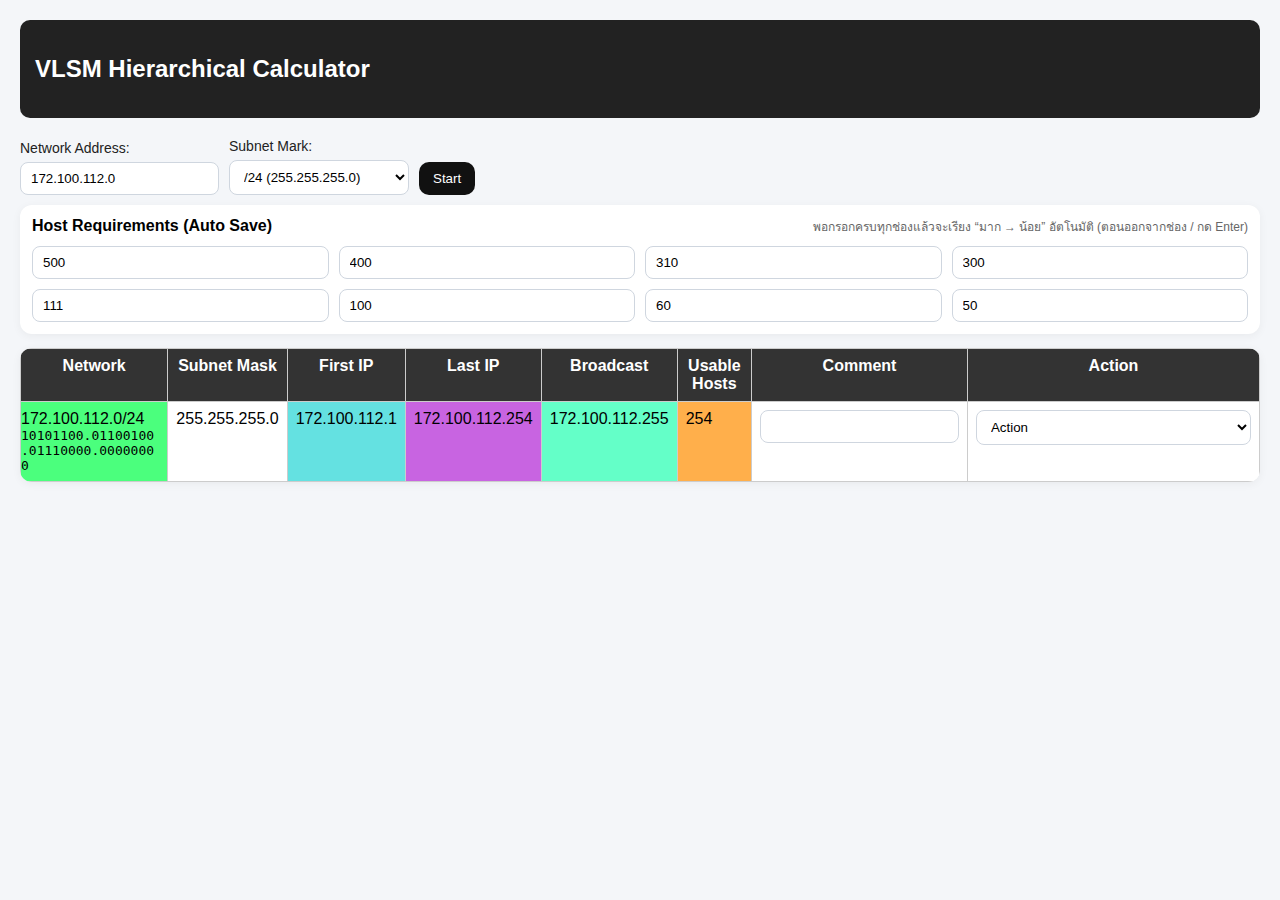
<file: data.html>
<!DOCTYPE html>
<html lang="th">
<head>
<meta charset="UTF-8" />
<meta name="viewport" content="width=device-width, initial-scale=1.0" />
<title>VLSM Hierarchical Calculator</title>

<style>
:root{ --pad: 20px; }
*{ box-sizing:border-box; }

body{
  font-family:Arial;
  background:#f4f6f9;
  padding:var(--pad);
  margin:0;
}

.header{
  background:#222;
  color:white;
  padding:15px;
  margin-bottom:20px;
  border-radius:10px;
}

/* ===== FORM LAYOUT ===== */
.controls{
  display:flex;
  flex-wrap:wrap;
  gap:10px;
  align-items:end;
  margin-bottom:10px;
}
.controls .field{
  display:flex;
  flex-direction:column;
  gap:6px;
  min-width:180px;
}
.controls label{
  font-size:14px;
  color:#222;
}
input, select{
  padding:8px 10px;
  margin:0;
  border:1px solid #cfd6df;
  border-radius:8px;
  outline:none;
  background:white;
}
button{
  padding:9px 14px;
  border:none;
  border-radius:10px;
  background:#111;
  color:#fff;
  cursor:pointer;
  white-space:nowrap;
}
button:hover{ filter:brightness(1.05); }

.host-wrap{
  background:#fff;
  border-radius:12px;
  padding:12px;
  box-shadow: 0 2px 10px rgba(0,0,0,0.05);
  margin: 10px 0 14px;
}
.host-title{
  font-weight:bold;
  margin:0 0 10px;
  display:flex;
  align-items:center;
  justify-content:space-between;
  gap:10px;
}
.host-hint{
  font-size:12px;
  color:#666;
  font-weight:normal;
}
.host-grid{
  display:grid;
  grid-template-columns: repeat(4, 1fr);
  gap:10px;
}

/* ===== TABLE WRAPPER ===== */
.table-wrap{
  width:100%;
  overflow-x:auto;
  -webkit-overflow-scrolling:touch;
  border-radius:12px;
  box-shadow: 0 2px 10px rgba(0,0,0,0.05);
  background:white;
}

/* ===== TABLE ===== */
table{
  border-collapse:collapse;
  width:100%;
  min-width: 980px;
  margin-top:0;
}
th,td{
  border:1px solid #ccc;
  padding:8px;
  vertical-align:top;
}
th{
  background:#333;
  color:white;
  position:sticky;
  top:0;
  z-index:100;
}
tr:hover{ background:#ffeeba !important; }
tr:not(.reserved):hover td{ filter:brightness(0.95); }

/* ===== COLUMN COLORS (desktop) ===== */
td:nth-child(1){ background:rgb(75,255,125); }
td:nth-child(2){ background:white; }
td:nth-child(3){ background:rgb(100,225,225); }
td:nth-child(4){ background:rgb(200,100,225); }
td:nth-child(5){ background:rgb(100,255,200); }
td:nth-child(6){ background:rgb(255,175,75); }
td:nth-child(7){ background:white; }
td:nth-child(8){ background:white; }

/* ===== BINARY ===== */
.binary{
  font-family:Consolas, monospace;
  font-size:13px;
  word-break:break-word;
}
.bit-added{ color:red; font-weight:bold; }

/* ===== RESERVED ===== */
.reserved td,
.reserved td *,
.reserved .bit-added{
  background:#ff3b3b !important;
  color:white !important;
  font-weight:bold;
}

/* ===== RESPONSIVE (card/paragraph view) ===== */
@media (max-width: 768px){
  :root{ --pad: 12px; }

  .header{ padding:12px; }
  .header h2{ margin:0; font-size:18px; }

  .controls{ flex-direction:column; align-items:stretch; }
  .controls .field{ min-width:0; width:100%; }
  button{ width:100%; }

  .host-grid{ grid-template-columns: repeat(2, 1fr); }

  table{ min-width:0; }
  thead{ display:none; }

  tbody tr{
    display:block;
    margin:12px 10px;
    border:1px solid #d7dde6;
    border-radius:14px;
    overflow:hidden;
    box-shadow: 0 2px 10px rgba(0,0,0,0.05);
    background:#fff;
  }

  tbody td{
    display:flex;
    gap:10px;
    border:none;
    border-bottom:1px solid #eef1f5;
    padding:10px 12px;
    font-size:13px;
    background:#fff !important;
  }
  tbody td:last-child{ border-bottom:none; }

  tbody td::before{
    content: attr(data-label);
    flex:0 0 110px;
    font-weight:bold;
    color:#222;
    opacity:0.9;
  }

  tbody td input,
  tbody td select{ width:100%; }

  .binary{ font-size:12px; }

  tbody tr.reserved{ border-color:#ff3b3b; }
  tbody tr.reserved td{ background:#fff3f3 !important; }
  tbody tr.reserved td::before{ color:#b00000; }
}

@media (max-width: 420px){
  .host-grid{ grid-template-columns: 1fr; }
  tbody td::before{ flex-basis: 96px; }
}
</style>
</head>

<body>

<div class="header">
  <h2>VLSM Hierarchical Calculator</h2>
</div>

<div class="controls">
  <div class="field">
    <label>Network Address:</label>
    <input type="text" id="baseIp" value="172.100.112.0" />
  </div>

  <div class="field">
    <label>Subnet Mark:</label>
    <select id="basePrefix"></select>
  </div>

  <button id="startBtn" type="button">Start</button>
</div>

<div class="host-wrap">
  <div class="host-title">
    <span>Host Requirements (Auto Save)</span>
    <span class="host-hint">พอกรอกครบทุกช่องแล้วจะเรียง “มาก → น้อย” อัตโนมัติ (ตอนออกจากช่อง / กด Enter)</span>
  </div>

  <div class="host-grid" id="hostInputs">
    <input type="text" inputmode="numeric" value="500" />
    <input type="text" inputmode="numeric" value="400" />
    <input type="text" inputmode="numeric" value="310" />
    <input type="text" inputmode="numeric" value="300" />
    <input type="text" inputmode="numeric" value="111" />
    <input type="text" inputmode="numeric" value="100" />
    <input type="text" inputmode="numeric" value="60" />
    <input type="text" inputmode="numeric" value="50" />
  </div>
</div>

<div id="output"></div>

<script>
// ===== IP UTILS =====
function ipToInt(ip){ return ip.split('.').reduce((a,b)=>(a<<8)+parseInt(b),0)>>>0; }
function intToIp(int){ return [(int>>>24)&255,(int>>>16)&255,(int>>>8)&255,int&255].join('.'); }
function prefixToMask(prefix){
  let mask=(0xffffffff<<(32-prefix))>>>0;
  return intToIp(mask);
}
function usableHosts(prefix){ return (2**(32-prefix))-2; }

// ===== VALIDATION =====
function isValidIp(ip){
  let parts = ip.split(".");
  if(parts.length !== 4) return false;
  for(let p of parts){
    let n = parseInt(p);
    if(isNaN(n) || n < 0 || n > 255) return false;
  }
  return true;
}
function getNetworkAddress(ip, prefix){
  let ipInt = ipToInt(ip);
  let mask = (0xffffffff << (32 - prefix)) >>> 0;
  let networkInt = ipInt & mask;
  return intToIp(networkInt);
}

// ===== BINARY =====
function networkBinaryWithHighlight(network,prefix,parentPrefix){
  let binary = ipToInt(network).toString(2).padStart(32,'0');
  let result="";
  for(let i=0;i<32;i++){
    if(parentPrefix!==null && i>=parentPrefix && i<prefix){
      result+=`<span class="bit-added">${binary[i]}</span>`;
    } else {
      result+=binary[i];
    }
    if((i+1)%8===0 && i!==31) result+=".";
  }
  return result;
}

// ===== SUBNET INFO =====
function subnetInfo(network,prefix){
  let base=ipToInt(network);
  let size=2**(32-prefix);
  return{
    network:network+"/"+prefix,
    mask:prefixToMask(prefix),
    first:intToIp(base+1),
    last:intToIp(base+size-2),
    broadcast:intToIp(base+size-1),
    hosts:size-2
  };
}

// ===== SPLIT =====
function splitSubnet(network,prefix,newPrefix){
  let base=ipToInt(network);
  let size=2**(32-newPrefix);
  let count=2**(newPrefix-prefix);
  let arr=[];
  for(let i=0;i<count;i++){
    arr.push({
      network:intToIp(base+i*size),
      prefix:newPrefix,
      parentPrefix:prefix,
      reserved:false,
      children:[],
      splitTo:null,
      comment:""
    });
  }
  return arr;
}

let root=null;

// ===== SAVE / LOAD (LOCAL STORAGE) =====
const LS_KEY = "vlsm_hier_calc_v2";

function saveAllData(){
  const hostInputs = document.querySelectorAll("#hostInputs input");
  const hostValues = Array.from(hostInputs).map(i => i.value);

  const payload = {
    baseIp: document.getElementById("baseIp").value,
    basePrefix: document.getElementById("basePrefix").value,
    hostValues
  };
  localStorage.setItem(LS_KEY, JSON.stringify(payload));
}

function loadAllData(){
  let raw = localStorage.getItem(LS_KEY);
  if(!raw) return;
  try{
    const data = JSON.parse(raw);

    if(typeof data.baseIp === "string"){
      document.getElementById("baseIp").value = data.baseIp;
    }
    if(data.basePrefix !== undefined && data.basePrefix !== null){
      document.getElementById("basePrefix").value = data.basePrefix;
    }
    if(Array.isArray(data.hostValues)){
      const hostInputs = document.querySelectorAll("#hostInputs input");
      hostInputs.forEach((input, idx) => {
        if(data.hostValues[idx] !== undefined) input.value = data.hostValues[idx];
      });
    }
  }catch(e){}
}

// ===== HOST SORT (DESC) =====
function parseHostNumber(str){
  // อนุญาตให้พิมพ์เว้นวรรคได้ แต่ต้องเป็นตัวเลข
  const s = (str || "").trim();
  if(s === "") return null;
  if(!/^\d+$/.test(s)) return null;
  return parseInt(s, 10);
}

function sortHostsIfComplete(){
  const inputs = Array.from(document.querySelectorAll("#hostInputs input"));
  const nums = inputs.map(i => parseHostNumber(i.value));

  // "ครบแล้ว" = ทุกช่องต้องเป็นตัวเลข (ไม่ว่าง/ไม่ตัวอักษร)
  const allValid = nums.every(n => typeof n === "number" && !isNaN(n));
  if(!allValid) return;

  const sorted = nums.slice().sort((a,b)=>b-a);
  inputs.forEach((inp, idx)=> inp.value = String(sorted[idx]));

  // บันทึกหลังเรียง
  saveAllData();
}

// เรียงตอน "ออกจากช่อง" (blur) หรือ "กด Enter"
document.addEventListener("focusout", (e)=>{
  if(e.target && e.target.closest && e.target.closest("#hostInputs")){
    sortHostsIfComplete();
  }
});

document.addEventListener("keydown", (e)=>{
  if(e.key === "Enter" && e.target && e.target.closest && e.target.closest("#hostInputs")){
    e.preventDefault();
    // ขยับไปช่องถัดไป (ถ้ามี)
    const inputs = Array.from(document.querySelectorAll("#hostInputs input"));
    const idx = inputs.indexOf(e.target);
    if(idx >= 0 && idx < inputs.length - 1){
      inputs[idx+1].focus();
    }else{
      e.target.blur(); // กระตุ้น sort
    }
    sortHostsIfComplete();
  }
});

// auto save when typing (ไม่เรียงตอนพิมพ์ เพื่อไม่ให้เด้ง)
document.addEventListener("input", (e)=>{
  if(
    e.target.closest("#hostInputs") ||
    e.target.id === "baseIp" ||
    e.target.id === "basePrefix"
  ){
    saveAllData();
  }
});

// ===== INIT =====
function loadPrefixDropdown(){
  let select=document.getElementById("basePrefix");
  select.innerHTML = "";
  for(let p=8;p<=30;p++){
    let option=document.createElement("option");
    option.value=p;
    option.text="/"+p+" ("+prefixToMask(p)+")";
    if(p==24) option.selected=true;
    select.appendChild(option);
  }
}

function initNetwork(){
  let ipInput = document.getElementById("baseIp").value.trim();
  let prefix = parseInt(document.getElementById("basePrefix").value);

  if(!isValidIp(ipInput)) return;

  let network = getNetworkAddress(ipInput, prefix);

  root={
    network:network,
    prefix:prefix,
    parentPrefix:null,
    reserved:false,
    children:[],
    splitTo:null,
    comment:""
  };

  redraw();
}

// ===== SEARCH =====
function findNode(node,network,prefix){
  if(node.network===network && node.prefix===prefix) return node;
  for(let c of node.children){
    let f=findNode(c,network,prefix);
    if(f) return f;
  }
  return null;
}

// ===== COMMENT =====
function updateComment(network,prefix,value){
  let node=findNode(root,network,prefix);
  if(node) node.comment=value;
}

// ===== ACTION =====
function handleAction(select,network,prefix){
  let value=select.value;
  if(!value) return;

  let node=findNode(root,network,prefix);

  if(value==="reset"){
    node.reserved=false;
    node.children=[];
    node.splitTo=null;
  }
  else if(value==="reserve"){
    node.reserved=true;
    node.children=[];
    node.splitTo=null;
  }
  else if(value.startsWith("split")){
    let newPrefix=parseInt(value.split("-")[1]);
    node.reserved=false;
    node.splitTo=newPrefix;
    node.children=splitSubnet(network,prefix,newPrefix);
  }

  redraw();
}

// ===== RENDER =====
function render(node,level,rows){
  let info=subnetInfo(node.network,node.prefix);

  let dropdown = `<select onchange="handleAction(this,'${node.network}',${node.prefix})">`;
  dropdown += `<option value="">Action</option>`;
  if(node.reserved || node.splitTo) dropdown += `<option value="reset">Reset</option>`;
  dropdown += `<option value="reserve" ${node.reserved ? "selected":""}>Reserve</option>`;
  for(let p=node.prefix+1;p<=30;p++){
    let selected=(node.splitTo===p)?"selected":"";
    dropdown += `<option value="split-${p}" ${selected}>
      Split /${p} (${prefixToMask(p)}) - ${usableHosts(p)} Hosts
    </option>`;
  }
  dropdown += `</select>`;

  rows.push(`
    <tr class="${node.reserved?'reserved':''}">
      <td data-label="Network" style="padding-left:${level*30}px">
        ${info.network}<br>
        <div class="binary">${networkBinaryWithHighlight(node.network,node.prefix,node.parentPrefix)}</div>
      </td>
      <td data-label="Subnet Mask">${info.mask}</td>
      <td data-label="First IP">${info.first}</td>
      <td data-label="Last IP">${info.last}</td>
      <td data-label="Broadcast">${info.broadcast}</td>
      <td data-label="Usable Hosts">${info.hosts}</td>
      <td data-label="Comment">
        ${node.reserved ? '' :
          `<input value="${node.comment || ''}"
            oninput="updateComment('${node.network}',${node.prefix},this.value)">`
        }
      </td>
      <td data-label="Action">${dropdown}</td>
    </tr>
  `);

  node.children.forEach(c=>render(c,level+1,rows));
}

function redraw(){
  let rows=[];
  rows.push(`
    <div class="table-wrap">
      <table>
        <thead>
          <tr>
            <th>Network</th>
            <th>Subnet Mask</th>
            <th>First IP</th>
            <th>Last IP</th>
            <th>Broadcast</th>
            <th>Usable Hosts</th>
            <th>Comment</th>
            <th>Action</th>
          </tr>
        </thead>
        <tbody>
  `);

  render(root,0,rows);

  rows.push(`</tbody></table></div>`);
  document.getElementById("output").innerHTML=rows.join("");
}

// ===== BOOT =====
loadPrefixDropdown();
loadAllData();
sortHostsIfComplete(); // ถ้าข้อมูลที่โหลดมาครบ จะเรียงให้เลย
initNetwork();

document.getElementById("startBtn").addEventListener("click", ()=>{
  saveAllData();
  initNetwork();
});
</script>

</body>
</html>
</file>
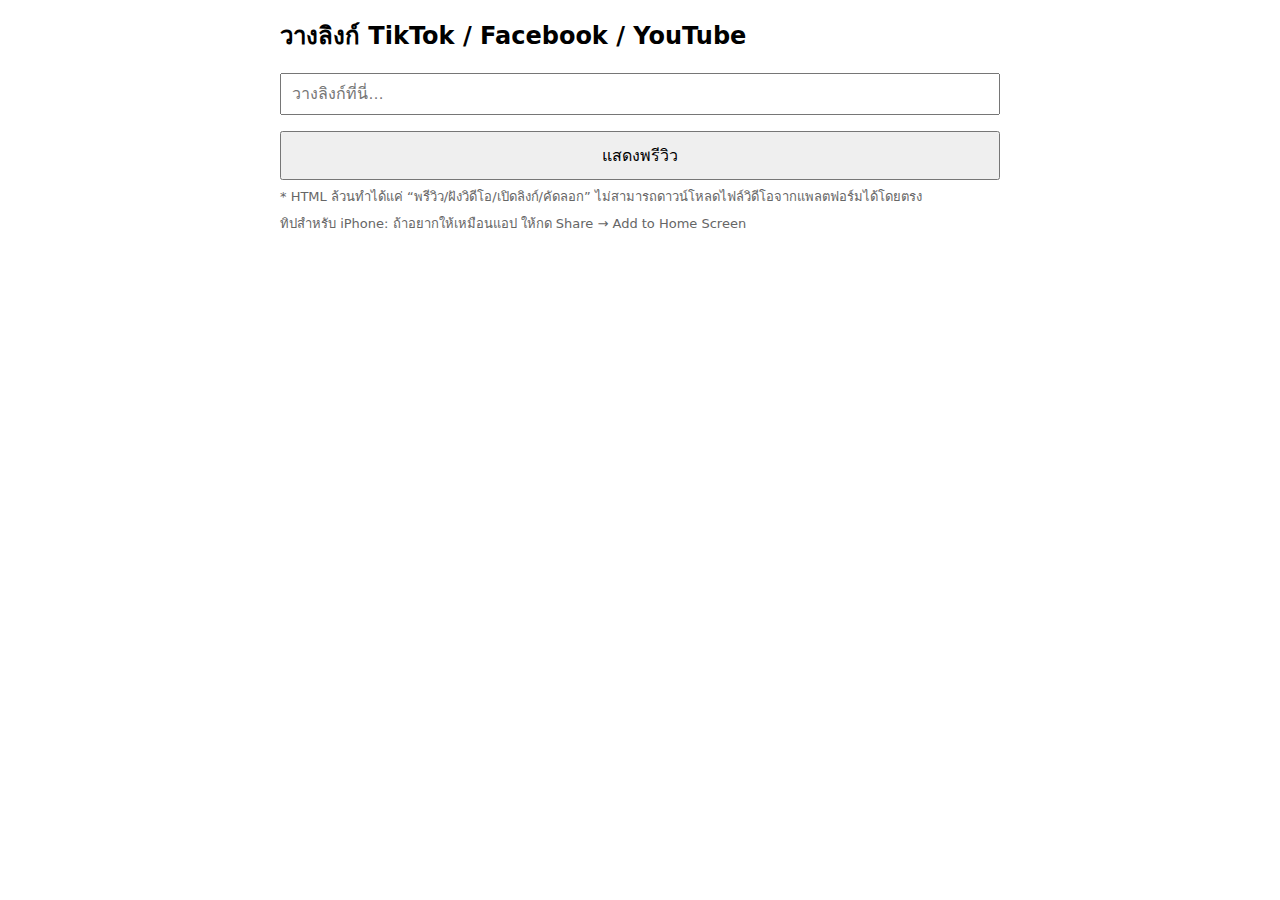
<file: Download.html>
<!doctype html>
<html lang="th">
<head>
  <meta charset="utf-8" />
  <meta name="viewport" content="width=device-width,initial-scale=1,viewport-fit=cover" />
  <title>Link Preview: TikTok / Facebook / YouTube</title>
  <style>
    body{font-family:system-ui,-apple-system; margin:16px; line-height:1.4}
    .box{max-width:720px; margin:0 auto}
    input,button{font-size:16px; padding:10px; width:100%; box-sizing:border-box}
    button{margin-top:8px}
    .row{display:grid; gap:8px; grid-template-columns:1fr}
    .hint{color:#666; font-size:13px; margin-top:8px}
    .card{border:1px solid #ddd; border-radius:12px; padding:12px; margin-top:12px}
    iframe{width:100%; border:0; border-radius:12px}
    .actions{display:flex; gap:8px; flex-wrap:wrap; margin-top:8px}
    .actions button{width:auto}
    .tag{display:inline-block; padding:4px 8px; background:#f3f3f3; border-radius:999px; font-size:12px}
    .err{color:#b00020}
  </style>
</head>
<body>
  <div class="box">
    <h2>วางลิงก์ TikTok / Facebook / YouTube</h2>

    <div class="row">
      <input id="url" placeholder="วางลิงก์ที่นี่…" autocomplete="off" />
      <button id="go">แสดงพรีวิว</button>
    </div>

    <div class="hint">
      * HTML ล้วนทำได้แค่ “พรีวิว/ฝังวิดีโอ/เปิดลิงก์/คัดลอก” ไม่สามารถดาวน์โหลดไฟล์วิดีโอจากแพลตฟอร์มได้โดยตรง
    </div>

    <div id="out" class="card" style="display:none">
      <div id="meta"></div>
      <div id="preview" style="margin-top:10px"></div>
      <div class="actions">
        <button id="open">เปิดลิงก์</button>
        <button id="copy">คัดลอกลิงก์</button>
        <button id="clear">ล้าง</button>
      </div>
      <div id="msg" class="hint"></div>
    </div>

    <p class="hint">
      ทิปสำหรับ iPhone: ถ้าอยากให้เหมือนแอป ให้กด Share → Add to Home Screen
    </p>
  </div>

<script>
  const $ = (id) => document.getElementById(id);

  function normalizeUrl(s){
    try { return new URL(s.trim()).toString(); } catch { return ""; }
  }

  function detectPlatform(u){
    const host = new URL(u).hostname.replace(/^www\./,'').toLowerCase();
    if (host.includes("tiktok.com")) return "tiktok";
    if (host.includes("youtube.com") || host.includes("youtu.be")) return "youtube";
    if (host.includes("facebook.com") || host.includes("fb.watch")) return "facebook";
    return "unknown";
  }

  function youtubeEmbed(u){
    const url = new URL(u);
    let id = "";

    if (url.hostname.includes("youtu.be")) {
      id = url.pathname.slice(1);
    } else {
      id = url.searchParams.get("v") || "";
      // support /shorts/ID
      if (!id && url.pathname.startsWith("/shorts/")) id = url.pathname.split("/")[2] || "";
      // support /embed/ID
      if (!id && url.pathname.startsWith("/embed/")) id = url.pathname.split("/")[2] || "";
    }
    if (!id) return "";
    return `https://www.youtube-nocookie.com/embed/${encodeURIComponent(id)}?playsinline=1`;
  }

  function makePreview(u){
    const p = detectPlatform(u);
    $("preview").innerHTML = "";
    $("meta").innerHTML = `<span class="tag">${p.toUpperCase()}</span>`;

    if (p === "youtube") {
      const src = youtubeEmbed(u);
      if (!src) return { ok:false, error:"ลิงก์ YouTube ไม่ถูกต้อง (หา video id ไม่เจอ)" };
      $("preview").innerHTML = `
        <iframe height="405" src="${src}" allow="accelerometer; autoplay; encrypted-media; picture-in-picture" allowfullscreen></iframe>
      `;
      return { ok:true };
    }

    if (p === "tiktok") {
      // TikTok embed ต้องโหลดสคริปต์ของ TikTok
      $("preview").innerHTML = `
        <blockquote class="tiktok-embed" cite="${u}" data-video-id="" style="max-width: 605px;min-width: 325px;">
          <section><a target="_blank" rel="noopener" href="${u}">ดูบน TikTok</a></section>
        </blockquote>
      `;
      loadScriptOnce("https://www.tiktok.com/embed.js");
      return { ok:true };
    }

    if (p === "facebook") {
      // Facebook embed ต้องใช้ plugins และ SDK
      $("preview").innerHTML = `
        <div id="fb-root"></div>
        <div class="fb-video" data-href="${u}" data-width="500" data-show-text="false"></div>
      `;
      loadScriptOnce("https://connect.facebook.net/en_US/sdk.js#xfbml=1&version=v19.0");
      // หลังโหลด SDK แล้ว จะ parse ให้อัตโนมัติบางครั้ง; ถ้าไม่ขึ้น ผู้ใช้กดแสดงพรีวิวอีกที
      return { ok:true };
    }

    $("preview").innerHTML = `<div class="err">ยังไม่รองรับโดเมนนี้ — ลองใช้ TikTok/Facebook/YouTube</div>`;
    return { ok:false, error:"โดเมนไม่รองรับ" };
  }

  const loaded = new Set();
  function loadScriptOnce(src){
    if (loaded.has(src)) return;
    loaded.add(src);
    const s = document.createElement("script");
    s.src = src;
    s.async = true;
    document.body.appendChild(s);
  }

  function showOut(show=true){
    $("out").style.display = show ? "block" : "none";
  }

  function setMsg(t){ $("msg").textContent = t || ""; }

  function run(){
    setMsg("");
    const u = normalizeUrl($("url").value);
    if (!u) { showOut(true); $("preview").innerHTML = `<div class="err">กรุณาวางลิงก์ที่ถูกต้อง</div>`; return; }
    showOut(true);
    const r = makePreview(u);
    $("open").onclick = () => window.open(u, "_blank", "noopener");
    $("copy").onclick = async () => {
      try{
        await navigator.clipboard.writeText(u);
        setMsg("คัดลอกแล้ว ✅");
      } catch {
        setMsg("คัดลอกไม่สำเร็จ (iOS บางเวอร์ชันต้องกดค้างแล้ว Copy)");
      }
    };
    $("clear").onclick = () => { $("url").value=""; showOut(false); setMsg(""); };
    if (!r.ok && r.error) setMsg(r.error);
  }

  $("go").addEventListener("click", run);
  $("url").addEventListener("keydown", (e)=>{ if(e.key==="Enter") run(); });
</script>
</body>
</html>
</file>
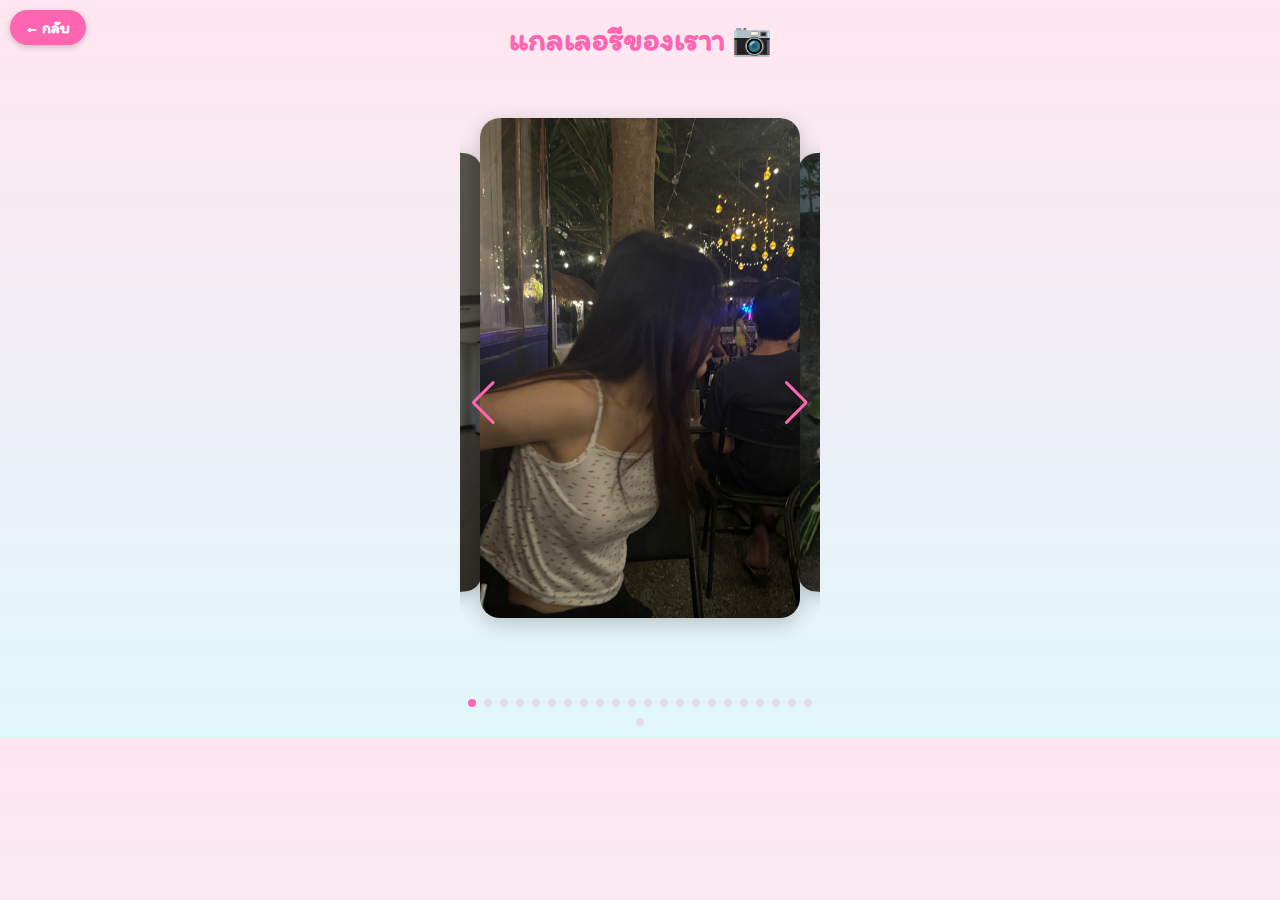
<file: gallery.html>
<!DOCTYPE html>
<html lang="th">
<head>
  <meta charset="UTF-8" />
  <meta name="viewport" content="width=device-width, initial-scale=1.0" />
  <title>แกลเลอรี 📸</title>
  <link rel="stylesheet" href="https://cdn.jsdelivr.net/npm/swiper@10/swiper-bundle.min.css"/>
  <link href="https://fonts.googleapis.com/css2?family=Itim&display=swap" rel="stylesheet">
  <style>
    body {
      font-family: 'Itim', cursive;
      background: linear-gradient(to bottom, #ffe6f0, #e0f7fa);
      margin: 0;
      padding: 0;
    }

    h1 {
      text-align: center;
      color: #ff66b2;
      margin: 20px 0 10px;
    }

    .back-button {
      position: absolute;
      top: 10px;
      left: 10px;
      background-color: #ff66b2;
      color: white;
      padding: 8px 16px;
      border-radius: 20px;
      text-decoration: none;
      font-weight: bold;
      font-family: 'Itim', cursive;
      box-shadow: 0 2px 6px rgba(0,0,0,0.2);
      transition: background 0.3s;
      z-index: 99;
    }
    .back-button:hover {
      background-color: #ff3385;
    }

    .swiper {
      width: 100%;
      max-width: 360px;
      height: 580px; /* ขนาดใกล้เคียงภาพมือถือแนวตั้ง */
      margin: 0 auto;
      padding-top: 50px;
      padding-bottom: 40px;
    }

    .swiper-slide {
      background-position: center;
      background-size: cover;
      width: 320px;
      height: 500px;
      border-radius: 20px;
      overflow: hidden;
      box-shadow: 0 6px 20px rgba(0, 0, 0, 0.2);
    }

    .swiper-slide img {
      width: 100%;
      height: 100%;
      object-fit: cover;
    }

    .swiper-pagination-bullet {
      background: #ff66b2;
    }

    .swiper-button-prev,
    .swiper-button-next {
      color: #ff66b2;
    }
  </style>
</head>
<body>

  <a href="menu.html" class="back-button">← กลับ</a>
  <h1>แกลเลอรีของเราา 📷</h1>

  <div class="swiper mySwiper">
    <div class="swiper-wrapper">
        <script>
          for (let i = 1; i <= 23; i++) {
            const slideDiv = document.createElement('div');
            slideDiv.classList.add('swiper-slide');
            const img = document.createElement('img');
            img.src = `gr${i}.jpg`;
            slideDiv.appendChild(img);
            document.querySelector('.swiper-wrapper').appendChild(slideDiv);
          }
        </script>
      </div>      
    <div class="swiper-button-next"></div>
    <div class="swiper-button-prev"></div>
    <div class="swiper-pagination"></div>
  </div>

  <script src="https://cdn.jsdelivr.net/npm/swiper@10/swiper-bundle.min.js"></script>
  <script>
    const swiper = new Swiper(".mySwiper", {
      effect: "coverflow",
      grabCursor: true,
      centeredSlides: true,
      slidesPerView: 'auto',
      loop: true,
      coverflowEffect: {
        rotate: 30,
        stretch: 0,
        depth: 100,
        modifier: 1,
        slideShadows: true,
      },
      pagination: {
        el: ".swiper-pagination",
        clickable: true,
      },
      navigation: {
        nextEl: ".swiper-button-next",
        prevEl: ".swiper-button-prev",
      },
    });
  </script>

</body>
</html>
</file>
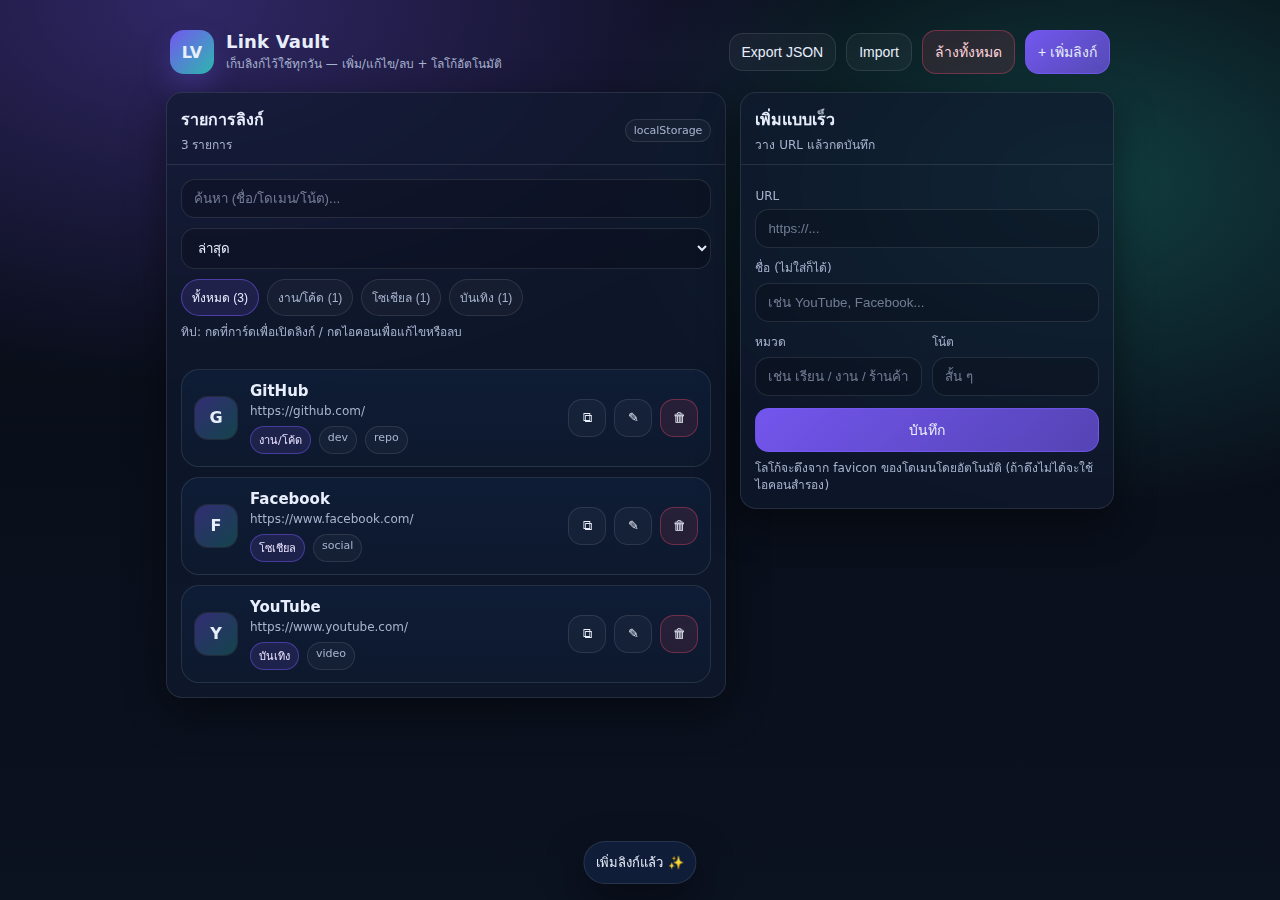
<file: Link.html>
<!doctype html>
<html lang="th">
<head>
  <meta charset="utf-8" />
  <meta name="viewport" content="width=device-width,initial-scale=1,viewport-fit=cover" />
  <title>Link Vault</title>
  <meta name="theme-color" content="#0b1220" />

  <style>
    :root{
      --bg0:#070b14;
      --bg1:#0b1220;
      --card:#0f1a2f;
      --card2:#101f3a;
      --text:#e8eefc;
      --muted:#a8b3cf;
      --line:rgba(255,255,255,.10);
      --accent:#7c5cff;
      --accent2:#2dd4bf;
      --danger:#ff4d6d;
      --shadow: 0 14px 40px rgba(0,0,0,.45);
      --radius: 16px;
    }
    *{box-sizing:border-box}
    body{
      margin:0;
      font-family: ui-sans-serif, system-ui, -apple-system, Segoe UI, Roboto, Helvetica, Arial;
      color:var(--text);
      background:
        radial-gradient(1200px 700px at 15% 0%, rgba(124,92,255,.35), transparent 55%),
        radial-gradient(900px 600px at 85% 20%, rgba(45,212,191,.25), transparent 55%),
        linear-gradient(180deg, var(--bg0), var(--bg1));
      min-height:100vh;
    }
    a{color:inherit}

    .wrap{max-width:980px; margin:0 auto; padding:18px 16px 42px}
    header{
      display:flex; gap:14px; align-items:center; justify-content:space-between;
      padding:12px 4px 18px;
    }
    .brand{display:flex; gap:12px; align-items:center}
    .logo{
      width:44px; height:44px; border-radius:14px;
      background: linear-gradient(135deg, rgba(124,92,255,.9), rgba(45,212,191,.85));
      box-shadow: 0 14px 28px rgba(124,92,255,.25);
      display:grid; place-items:center; font-weight:800;
    }
    .brand h1{margin:0; font-size:18px; letter-spacing:.2px}
    .brand p{margin:2px 0 0; color:var(--muted); font-size:12px}

    .topActions{display:flex; gap:10px; align-items:center; flex-wrap:wrap}
    .btn{
      border:1px solid var(--line);
      background: rgba(255,255,255,.04);
      color:var(--text);
      padding:10px 12px;
      border-radius:14px;
      cursor:pointer;
      transition:.15s transform, .15s background, .15s border;
      font-size:14px;
    }
    .btn:hover{transform:translateY(-1px); background:rgba(255,255,255,.06)}
    .btn.primary{
      background: linear-gradient(135deg, rgba(124,92,255,.92), rgba(124,92,255,.65));
      border-color: rgba(124,92,255,.6);
    }
    .btn.danger{
      background: rgba(255,77,109,.12);
      border-color: rgba(255,77,109,.35);
      color:#ffd5dd;
    }

    .grid{
      display:grid;
      grid-template-columns: 1.2fr .8fr;
      gap:14px;
      align-items:start;
    }
    @media (max-width:900px){
      .grid{grid-template-columns:1fr}
      header{flex-direction:column; align-items:stretch}
      .topActions{justify-content:space-between}
    }

    .panel{
      background: rgba(15,26,47,.7);
      border:1px solid var(--line);
      border-radius: var(--radius);
      box-shadow: var(--shadow);
      backdrop-filter: blur(10px);
      overflow:hidden;
    }
    .panelHeader{
      padding:14px 14px 10px;
      border-bottom:1px solid var(--line);
      display:flex; gap:10px; align-items:center; justify-content:space-between;
    }
    .panelHeader .title{font-weight:700}
    .panelHeader .sub{color:var(--muted); font-size:12px; margin-top:3px}
    .panelBody{padding:14px}

    .fieldRow{display:grid; grid-template-columns:1fr 1fr; gap:10px}
    @media (max-width:520px){
      .fieldRow{grid-template-columns:1fr}
    }
    label{font-size:12px; color:var(--muted); display:block; margin:10px 0 6px}
    input, select, textarea{
      width:100%;
      padding:11px 12px;
      border-radius:14px;
      border:1px solid var(--line);
      background: rgba(0,0,0,.18);
      color:var(--text);
      outline:none;
    }
    input::placeholder, textarea::placeholder{color:rgba(168,179,207,.65)}
    textarea{resize:vertical; min-height:76px}
    .hint{color:var(--muted); font-size:12px; margin-top:8px; line-height:1.4}

    .searchRow{
      display:flex; gap:10px; align-items:center; flex-wrap:wrap;
    }
    .searchRow input{flex:1; min-width:220px}
    .chips{display:flex; gap:8px; flex-wrap:wrap; margin-top:10px}
    .chip{
      border:1px solid var(--line);
      background: rgba(255,255,255,.03);
      padding:8px 10px;
      border-radius: 999px;
      font-size:12px;
      color: var(--muted);
      cursor:pointer;
    }
    .chip.active{
      color: var(--text);
      border-color: rgba(124,92,255,.5);
      background: rgba(124,92,255,.14);
    }

    .list{
      display:flex;
      flex-direction:column;
      gap:10px;
      padding:14px;
    }
    .card{
      background: linear-gradient(180deg, rgba(16,31,58,.75), rgba(15,26,47,.75));
      border:1px solid var(--line);
      border-radius: 18px;
      padding:12px;
      display:grid;
      grid-template-columns: 44px 1fr auto;
      gap:12px;
      align-items:center;
    }
    .fav{
      width:44px; height:44px;
      border-radius:14px;
      border:1px solid rgba(255,255,255,.10);
      background: rgba(0,0,0,.2);
      display:grid; place-items:center;
      overflow:hidden;
    }
    .fav img{width:100%; height:100%; object-fit:cover}
    .meta h3{margin:0; font-size:15px; font-weight:750}
    .meta .url{margin-top:4px; font-size:12px; color:var(--muted); word-break:break-all}
    .meta .tags{margin-top:8px; display:flex; gap:8px; flex-wrap:wrap}
    .tag{
      font-size:11px;
      padding:4px 8px;
      border-radius:999px;
      border:1px solid var(--line);
      color:var(--muted);
      background: rgba(255,255,255,.03);
    }
    .tag.cat{
      color:#eae3ff;
      border-color:rgba(124,92,255,.45);
      background: rgba(124,92,255,.14);
    }

    .actions{display:flex; gap:8px; align-items:center}
    .iconBtn{
      width:38px; height:38px;
      border-radius:14px;
      border:1px solid var(--line);
      background: rgba(255,255,255,.03);
      color:var(--text);
      cursor:pointer;
      transition:.15s transform, .15s background;
      display:grid; place-items:center;
    }
    .iconBtn:hover{transform:translateY(-1px); background:rgba(255,255,255,.06)}
    .iconBtn.danger{border-color: rgba(255,77,109,.35); background: rgba(255,77,109,.10)}
    .empty{
      padding:20px 14px;
      color:var(--muted);
      text-align:center;
      border-top:1px dashed rgba(255,255,255,.12);
    }

    /* Modal */
    .modalBackdrop{
      position:fixed; inset:0;
      background: rgba(0,0,0,.55);
      display:none;
      align-items:flex-end;
      justify-content:center;
      padding:16px;
    }
    .modalBackdrop.show{display:flex}
    .modal{
      width:min(720px, 100%);
      background: rgba(15,26,47,.92);
      border:1px solid var(--line);
      border-radius: 22px;
      box-shadow: var(--shadow);
      backdrop-filter: blur(12px);
      overflow:hidden;
      transform: translateY(0);
    }
    .modalHead{
      padding:14px 14px 10px;
      border-bottom:1px solid var(--line);
      display:flex; align-items:center; justify-content:space-between;
    }
    .modalHead .t{font-weight:800}
    .modalBody{padding:14px}
    .modalFoot{
      padding:12px 14px 14px;
      display:flex; gap:10px; justify-content:flex-end;
      border-top:1px solid var(--line);
      flex-wrap:wrap;
    }
    .small{font-size:12px; color:var(--muted)}
    .toast{
      position:fixed; left:50%; bottom:16px;
      transform:translateX(-50%);
      background: rgba(16,31,58,.95);
      border:1px solid var(--line);
      padding:10px 12px;
      border-radius: 999px;
      color: var(--text);
      font-size:13px;
      box-shadow: var(--shadow);
      display:none;
      max-width: calc(100% - 24px);
      white-space: nowrap;
      overflow:hidden;
      text-overflow: ellipsis;
    }
    .toast.show{display:block}
  </style>
</head>

<body>
  <div class="wrap">
    <header>
      <div class="brand">
        <div class="logo">LV</div>
        <div>
          <h1>Link Vault</h1>
          <p>เก็บลิงก์ไว้ใช้ทุกวัน — เพิ่ม/แก้ไข/ลบ + โลโก้อัตโนมัติ</p>
        </div>
      </div>
      <div class="topActions">
        <button class="btn" id="exportBtn">Export JSON</button>
        <button class="btn" id="importBtn">Import</button>
        <button class="btn danger" id="resetBtn">ล้างทั้งหมด</button>
        <button class="btn primary" id="addBtn">+ เพิ่มลิงก์</button>
      </div>
    </header>

    <div class="grid">
      <!-- Left: list -->
      <section class="panel">
        <div class="panelHeader">
          <div>
            <div class="title">รายการลิงก์</div>
            <div class="sub" id="countText">0 รายการ</div>
          </div>
          <div style="display:flex; gap:10px; align-items:center">
            <span class="tag" id="storageTag">localStorage</span>
          </div>
        </div>

        <div class="panelBody">
          <div class="searchRow">
            <input id="search" placeholder="ค้นหา (ชื่อ/โดเมน/โน้ต)..." />
            <select id="sort">
              <option value="updated_desc">ล่าสุด</option>
              <option value="title_asc">ชื่อ A → Z</option>
              <option value="domain_asc">โดเมน A → Z</option>
            </select>
          </div>

          <div class="chips" id="catChips"></div>
          <div class="hint">ทิป: กดที่การ์ดเพื่อเปิดลิงก์ / กดไอคอนเพื่อแก้ไขหรือลบ</div>
        </div>

        <div class="list" id="list"></div>
        <div class="empty" id="empty" style="display:none">
          ยังไม่มีลิงก์ — กด “เพิ่มลิงก์” เพื่อเริ่มใช้งาน ✨
        </div>
      </section>

      <!-- Right: quick add -->
      <aside class="panel">
        <div class="panelHeader">
          <div>
            <div class="title">เพิ่มแบบเร็ว</div>
            <div class="sub">วาง URL แล้วกดบันทึก</div>
          </div>
        </div>

        <div class="panelBody">
          <label>URL</label>
          <input id="qUrl" placeholder="https://..." inputmode="url" />

          <label>ชื่อ (ไม่ใส่ก็ได้)</label>
          <input id="qTitle" placeholder="เช่น YouTube, Facebook..." />

          <div class="fieldRow">
            <div>
              <label>หมวด</label>
              <input id="qCat" placeholder="เช่น เรียน / งาน / ร้านค้า" />
            </div>
            <div>
              <label>โน้ต</label>
              <input id="qNote" placeholder="สั้น ๆ" />
            </div>
          </div>

          <button class="btn primary" id="qSave" style="width:100%; margin-top:12px">บันทึก</button>
          <div class="hint">
            โลโก้จะดึงจาก favicon ของโดเมนโดยอัตโนมัติ (ถ้าดึงไม่ได้จะใช้ไอคอนสำรอง)
          </div>
        </div>
      </aside>
    </div>
  </div>

  <!-- Modal -->
  <div class="modalBackdrop" id="modalBackdrop" role="dialog" aria-modal="true">
    <div class="modal">
      <div class="modalHead">
        <div class="t" id="modalTitle">เพิ่มลิงก์</div>
        <button class="iconBtn" id="closeModal" title="ปิด">✕</button>
      </div>
      <div class="modalBody">
        <input type="hidden" id="editId" />

        <label>URL</label>
        <input id="mUrl" placeholder="https://..." inputmode="url" />

        <label>ชื่อ</label>
        <input id="mTitle" placeholder="ตั้งชื่อให้อ่านง่าย" />

        <div class="fieldRow">
          <div>
            <label>หมวด</label>
            <input id="mCat" placeholder="เช่น เรียน / งาน / บันเทิง" />
          </div>
          <div>
            <label>แท็ก (คั่นด้วย ,)</label>
            <input id="mTags" placeholder="เช่น video, study, tools" />
          </div>
        </div>

        <label>โน้ต</label>
        <textarea id="mNote" placeholder="เขียนรายละเอียดเพิ่มเติม..."></textarea>

        <div class="hint small" id="mDomainHint"></div>
      </div>
      <div class="modalFoot">
        <button class="btn" id="previewBtn">พรีวิวโลโก้</button>
        <button class="btn primary" id="saveBtn">บันทึก</button>
      </div>
    </div>
  </div>

  <div class="toast" id="toast"></div>

<script>
  // -----------------------------
  // Storage + helpers
  // -----------------------------
  const LS_KEY = "link_vault_v1";

  function now(){ return Date.now(); }

  function uid(){
    return Math.random().toString(36).slice(2,10) + "-" + Math.random().toString(36).slice(2,10);
  }

  function safeURL(input){
    try{
      const u = new URL(input.trim());
      return u.toString();
    }catch{
      // allow missing scheme
      try{
        const u = new URL("https://" + input.trim());
        return u.toString();
      }catch{
        return "";
      }
    }
  }

  function domainOf(url){
    try{
      return new URL(url).hostname.replace(/^www\./i, "").toLowerCase();
    }catch{
      return "";
    }
  }

  // Use favicon from a public service (works well on iOS + static hosting)
  function faviconURL(domain){
    if(!domain) return "";
    // Google S2 favicons (simple and fast)
    return `https://www.google.com/s2/favicons?domain=${encodeURIComponent(domain)}&sz=128`;
  }

  function escapeHTML(s){
    return (s ?? "").toString()
      .replaceAll("&","&amp;")
      .replaceAll("<","&lt;")
      .replaceAll(">","&gt;")
      .replaceAll('"',"&quot;")
      .replaceAll("'","&#039;");
  }

  function toast(msg){
    const el = document.getElementById("toast");
    el.textContent = msg;
    el.classList.add("show");
    clearTimeout(toast._t);
    toast._t = setTimeout(()=>el.classList.remove("show"), 2200);
  }

  function loadAll(){
    try{
      const raw = localStorage.getItem(LS_KEY);
      const data = raw ? JSON.parse(raw) : [];
      return Array.isArray(data) ? data : [];
    }catch{
      return [];
    }
  }

  function saveAll(items){
    localStorage.setItem(LS_KEY, JSON.stringify(items));
  }

  // -----------------------------
  // State
  // -----------------------------
  let items = loadAll();
  let activeCat = "ทั้งหมด";

  // -----------------------------
  // Rendering
  // -----------------------------
  function buildCategories(list){
    const counts = {};
    for(const it of list){
      const c = (it.category || "อื่นๆ").trim() || "อื่นๆ";
      counts[c] = (counts[c] || 0) + 1;
    }
    const cats = Object.keys(counts).sort((a,b)=>a.localeCompare(b, "th"));
    return ["ทั้งหมด", ...cats];
  }

  function renderCats(){
    const chipWrap = document.getElementById("catChips");
    const cats = buildCategories(items);
    chipWrap.innerHTML = "";
    for(const c of cats){
      const btn = document.createElement("button");
      btn.className = "chip" + (c === activeCat ? " active" : "");
      btn.textContent = (c === "ทั้งหมด") ? `ทั้งหมด (${items.length})` : `${c} (${items.filter(x => (x.category||"อื่นๆ").trim() === c).length})`;
      btn.onclick = () => { activeCat = c; render(); };
      chipWrap.appendChild(btn);
    }
  }

  function filtered(){
    const q = document.getElementById("search").value.trim().toLowerCase();
    let list = [...items];

    if(activeCat !== "ทั้งหมด"){
      list = list.filter(it => ((it.category||"อื่นๆ").trim() || "อื่นๆ") === activeCat);
    }

    if(q){
      list = list.filter(it => {
        const hay = [
          it.title, it.url, it.domain, it.note,
          (it.tags||[]).join(","),
          it.category
        ].join(" ").toLowerCase();
        return hay.includes(q);
      });
    }

    // sort
    const sort = document.getElementById("sort").value;
    if(sort === "updated_desc"){
      list.sort((a,b) => (b.updatedAt||0) - (a.updatedAt||0));
    }else if(sort === "title_asc"){
      list.sort((a,b) => (a.title||"").localeCompare(b.title||"", "th"));
    }else if(sort === "domain_asc"){
      list.sort((a,b) => (a.domain||"").localeCompare(b.domain||"", "en"));
    }

    return list;
  }

  function render(){
    renderCats();

    const listEl = document.getElementById("list");
    const emptyEl = document.getElementById("empty");
    const countText = document.getElementById("countText");

    const list = filtered();
    countText.textContent = `${list.length} รายการ`;

    if(list.length === 0){
      listEl.innerHTML = "";
      emptyEl.style.display = "block";
      return;
    }
    emptyEl.style.display = "none";

    listEl.innerHTML = "";
    for(const it of list){
      const card = document.createElement("div");
      card.className = "card";
      card.onclick = (e) => {
        // don't open if clicked buttons
        const t = e.target;
        if(t.closest(".actions")) return;
        window.open(it.url, "_blank", "noopener");
      };

      const fav = document.createElement("div");
      fav.className = "fav";
      const img = document.createElement("img");
      img.alt = it.domain || "icon";
      img.src = it.favicon || faviconURL(it.domain);
      img.onerror = () => {
        // fallback: simple gradient with letter
        fav.innerHTML = `<div style="width:100%;height:100%;display:grid;place-items:center;
          background:linear-gradient(135deg, rgba(124,92,255,.35), rgba(45,212,191,.25));
          font-weight:800;color:#e8eefc;">${(it.domain||"L")[0].toUpperCase()}</div>`;
      };
      fav.appendChild(img);

      const meta = document.createElement("div");
      meta.className = "meta";
      const title = it.title?.trim() || it.domain || "Untitled";
      meta.innerHTML = `
        <h3>${escapeHTML(title)}</h3>
        <div class="url">${escapeHTML(it.url)}</div>
        <div class="tags">
          <span class="tag cat">${escapeHTML((it.category||"อื่นๆ").trim() || "อื่นๆ")}</span>
          ${(it.tags||[]).slice(0,4).map(t=>`<span class="tag">${escapeHTML(t)}</span>`).join("")}
          ${ (it.tags||[]).length > 4 ? `<span class="tag">+${(it.tags||[]).length-4}</span>` : "" }
        </div>
      `;

      const actions = document.createElement("div");
      actions.className = "actions";
      actions.innerHTML = `
        <button class="iconBtn" title="คัดลอกลิงก์" aria-label="copy">⧉</button>
        <button class="iconBtn" title="แก้ไข" aria-label="edit">✎</button>
        <button class="iconBtn danger" title="ลบ" aria-label="delete">🗑</button>
      `;

      const [copyBtn, editBtn, delBtn] = actions.querySelectorAll("button");

      copyBtn.onclick = async (e) => {
        e.stopPropagation();
        try{
          await navigator.clipboard.writeText(it.url);
          toast("คัดลอกลิงก์แล้ว ✅");
        }catch{
          toast("คัดลอกไม่สำเร็จ (ลองกดค้างแล้ว Copy)");
        }
      };

      editBtn.onclick = (e) => {
        e.stopPropagation();
        openModalEdit(it.id);
      };

      delBtn.onclick = (e) => {
        e.stopPropagation();
        removeItem(it.id);
      };

      card.appendChild(fav);
      card.appendChild(meta);
      card.appendChild(actions);
      listEl.appendChild(card);
    }
  }

  // -----------------------------
  // CRUD
  // -----------------------------
  function addItem({url, title, category, tags, note}){
    const cleanUrl = safeURL(url);
    if(!cleanUrl){ toast("URL ไม่ถูกต้อง"); return false; }

    const dom = domainOf(cleanUrl);
    const item = {
      id: uid(),
      url: cleanUrl,
      domain: dom,
      favicon: faviconURL(dom),
      title: (title||"").trim(),
      category: (category||"").trim() || "อื่นๆ",
      tags: (tags||[]).map(t=>t.trim()).filter(Boolean),
      note: (note||"").trim(),
      createdAt: now(),
      updatedAt: now()
    };
    items.unshift(item);
    saveAll(items);
    render();
    toast("เพิ่มลิงก์แล้ว ✨");
    return true;
  }

  function updateItem(id, patch){
    const idx = items.findIndex(x=>x.id===id);
    if(idx < 0) return;

    const cleanUrl = safeURL(patch.url);
    if(!cleanUrl){ toast("URL ไม่ถูกต้อง"); return; }

    const dom = domainOf(cleanUrl);
    items[idx] = {
      ...items[idx],
      url: cleanUrl,
      domain: dom,
      favicon: faviconURL(dom),
      title: (patch.title||"").trim(),
      category: (patch.category||"").trim() || "อื่นๆ",
      tags: (patch.tags||[]).map(t=>t.trim()).filter(Boolean),
      note: (patch.note||"").trim(),
      updatedAt: now()
    };
    saveAll(items);
    render();
    toast("บันทึกการแก้ไขแล้ว ✅");
  }

  function removeItem(id){
    const it = items.find(x=>x.id===id);
    if(!it) return;
    const ok = confirm(`ลบลิงก์นี้?\n\n${it.title || it.domain || it.url}`);
    if(!ok) return;
    items = items.filter(x=>x.id!==id);
    saveAll(items);
    render();
    toast("ลบแล้ว");
  }

  // -----------------------------
  // Modal
  // -----------------------------
  const modalBackdrop = document.getElementById("modalBackdrop");
  const modalTitle = document.getElementById("modalTitle");
  const editIdEl = document.getElementById("editId");
  const mUrl = document.getElementById("mUrl");
  const mTitle = document.getElementById("mTitle");
  const mCat = document.getElementById("mCat");
  const mTags = document.getElementById("mTags");
  const mNote = document.getElementById("mNote");
  const mDomainHint = document.getElementById("mDomainHint");

  function openModalNew(){
    modalTitle.textContent = "เพิ่มลิงก์";
    editIdEl.value = "";
    mUrl.value = "";
    mTitle.value = "";
    mCat.value = "";
    mTags.value = "";
    mNote.value = "";
    mDomainHint.textContent = "";
    modalBackdrop.classList.add("show");
    setTimeout(()=>mUrl.focus(), 40);
  }

  function openModalEdit(id){
    const it = items.find(x=>x.id===id);
    if(!it) return;
    modalTitle.textContent = "แก้ไขลิงก์";
    editIdEl.value = it.id;
    mUrl.value = it.url;
    mTitle.value = it.title || "";
    mCat.value = it.category || "อื่นๆ";
    mTags.value = (it.tags||[]).join(", ");
    mNote.value = it.note || "";
    mDomainHint.textContent = `โดเมน: ${it.domain || "-"}`;
    modalBackdrop.classList.add("show");
    setTimeout(()=>mTitle.focus(), 40);
  }

  function closeModal(){
    modalBackdrop.classList.remove("show");
  }

  document.getElementById("closeModal").onclick = closeModal;
  modalBackdrop.addEventListener("click", (e)=>{ if(e.target === modalBackdrop) closeModal(); });

  document.getElementById("previewBtn").onclick = ()=>{
    const u = safeURL(mUrl.value);
    const d = domainOf(u);
    if(!u){ toast("ใส่ URL ให้ถูกต้องก่อน"); return; }
    const ico = faviconURL(d);
    mDomainHint.textContent = `โดเมน: ${d} — favicon: ${ico}`;
    toast("พรีวิวโลโก้: ดูบนการ์ดหลังบันทึก");
  };

  document.getElementById("saveBtn").onclick = ()=>{
    const id = editIdEl.value;
    const payload = {
      url: mUrl.value,
      title: mTitle.value,
      category: mCat.value,
      tags: mTags.value.split(","),
      note: mNote.value
    };
    if(!id){
      const ok = addItem(payload);
      if(ok) closeModal();
    }else{
      updateItem(id, payload);
      closeModal();
    }
  };

  // -----------------------------
  // Quick add + header actions
  // -----------------------------
  document.getElementById("addBtn").onclick = openModalNew;

  document.getElementById("qSave").onclick = ()=>{
    const ok = addItem({
      url: document.getElementById("qUrl").value,
      title: document.getElementById("qTitle").value,
      category: document.getElementById("qCat").value,
      tags: [],
      note: document.getElementById("qNote").value
    });
    if(ok){
      document.getElementById("qUrl").value = "";
      document.getElementById("qTitle").value = "";
      document.getElementById("qCat").value = "";
      document.getElementById("qNote").value = "";
    }
  };

  document.getElementById("search").addEventListener("input", render);
  document.getElementById("sort").addEventListener("change", render);

  document.getElementById("resetBtn").onclick = ()=>{
    const ok = confirm("ล้างลิงก์ทั้งหมดจริงไหม? (ย้อนกลับไม่ได้)");
    if(!ok) return;
    items = [];
    saveAll(items);
    activeCat = "ทั้งหมด";
    render();
    toast("ล้างทั้งหมดแล้ว");
  };

  document.getElementById("exportBtn").onclick = ()=>{
    const data = JSON.stringify(items, null, 2);
    const blob = new Blob([data], {type:"application/json"});
    const url = URL.createObjectURL(blob);
    const a = document.createElement("a");
    a.href = url;
    a.download = "link-vault-export.json";
    a.click();
    URL.revokeObjectURL(url);
    toast("Export แล้ว (ดูใน Files/Downloads)");
  };

  document.getElementById("importBtn").onclick = async ()=>{
    const input = document.createElement("input");
    input.type = "file";
    input.accept = "application/json";
    input.onchange = async () => {
      const file = input.files?.[0];
      if(!file) return;
      try{
        const text = await file.text();
        const data = JSON.parse(text);
        if(!Array.isArray(data)) throw new Error("bad");
        // merge by id (keep newest updatedAt)
        const map = new Map(items.map(x=>[x.id, x]));
        for(const x of data){
          if(!x || !x.id) continue;
          const prev = map.get(x.id);
          if(!prev || (x.updatedAt||0) > (prev.updatedAt||0)){
            map.set(x.id, x);
          }
        }
        items = Array.from(map.values());
        saveAll(items);
        render();
        toast("Import สำเร็จ ✅");
      }catch{
        toast("ไฟล์ไม่ถูกต้อง");
      }
    };
    input.click();
  };

  // -----------------------------
  // First render + sample
  // -----------------------------
  if(items.length === 0){
    // starter samples (optional)
    addItem({ url:"https://www.youtube.com", title:"YouTube", category:"บันเทิง", tags:["video"], note:"" });
    addItem({ url:"https://www.facebook.com", title:"Facebook", category:"โซเชียล", tags:["social"], note:"" });
    addItem({ url:"https://github.com", title:"GitHub", category:"งาน/โค้ด", tags:["dev","repo"], note:"" });
  }else{
    render();
  }
</script>
</body>
</html>
</file>
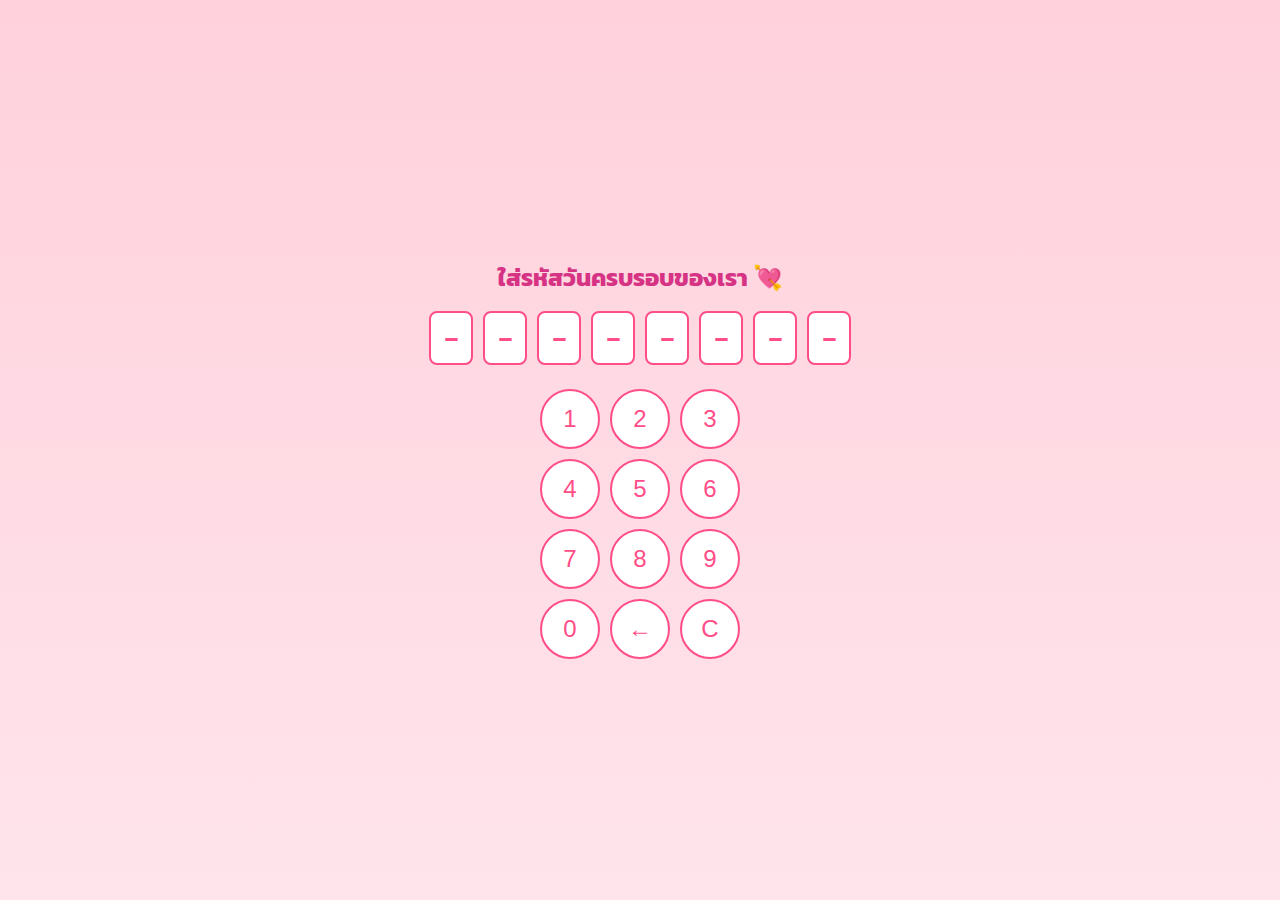
<file: login.html>
<!DOCTYPE html>
<html lang="th">
<head>
  <meta charset="UTF-8" />
  <meta name="viewport" content="width=device-width, initial-scale=1.0"/>
  <title>ใส่รหัสความรัก 💕</title>
  <link href="https://fonts.googleapis.com/css2?family=Kanit&display=swap" rel="stylesheet">
  <style>
    body {
      margin: 0;
      font-family: 'Kanit', sans-serif;
      background: linear-gradient(to bottom, #ffd1dc, #ffe4ec);
      display: flex;
      justify-content: center;
      align-items: center;
      height: 100vh;
    }

    .container {
      text-align: center;
    }

    h2 {
      color: #d63384;
      margin-bottom: 1rem;
    }

    #password-display {
      display: flex;
      justify-content: center;
      gap: 10px;
      margin-bottom: 1.5rem;
    }

    .digit-box {
      width: 40px;
      height: 50px;
      background-color: white;
      border: 2px solid #ff4d88;
      border-radius: 8px;
      font-size: 2rem;
      color: #ff4d88;
      display: flex;
      justify-content: center;
      align-items: center;
    }

    .buttons {
      display: grid;
      grid-template-columns: repeat(3, 60px);
      gap: 10px;
      justify-content: center;
    }

    .btn {
      width: 60px;
      height: 60px;
      font-size: 1.5rem;
      border-radius: 50%;
      background-color: white;
      border: 2px solid #ff4d88;
      color: #ff4d88;
      cursor: pointer;
      transition: all 0.2s;
    }

    .btn:hover {
      background-color: #ffe6ec;
    }

    .btn-wide {
      grid-column: span 3;
      width: 100%;
      border-radius: 12px;
    }

    .btn-small {
      grid-column: span 1;
      font-size: 1rem;
      height: 50px;
    }

    @media (max-width: 480px) {
      .digit-box {
        width: 35px;
        height: 45px;
        font-size: 1.8rem;
      }
      .btn {
        width: 50px;
        height: 50px;
        font-size: 1.2rem;
      }
    }
  </style>
</head>
<body>
  <div class="container">
    <h2>ใส่รหัสวันครบรอบของเรา 💘</h2>
    <div id="password-display">
      <div class="digit-box" id="d0">-</div>
      <div class="digit-box" id="d1">-</div>
      <div class="digit-box" id="d2">-</div>
      <div class="digit-box" id="d3">-</div>
      <div class="digit-box" id="d4">-</div>
      <div class="digit-box" id="d5">-</div>
      <div class="digit-box" id="d6">-</div>
      <div class="digit-box" id="d7">-</div>
    </div>
    <div class="buttons">
      <button class="btn" onclick="press(1)">1</button>
      <button class="btn" onclick="press(2)">2</button>
      <button class="btn" onclick="press(3)">3</button>
      <button class="btn" onclick="press(4)">4</button>
      <button class="btn" onclick="press(5)">5</button>
      <button class="btn" onclick="press(6)">6</button>
      <button class="btn" onclick="press(7)">7</button>
      <button class="btn" onclick="press(8)">8</button>
      <button class="btn" onclick="press(9)">9</button>
      <button class="btn" onclick="press(0)">0</button>
      <button class="btn" onclick="backspace()">←</button>
      <button class="btn" onclick="clearInput()">C</button>
    </div>
  </div>

  <script>
    let input = "";

    function press(num) {
      if (input.length < 8) {
        input += num;
        updateDisplay();
        if (input.length === 8) checkPassword();
      }
    }

    function backspace() {
      input = input.slice(0, -1);
      updateDisplay();
    }

    function clearInput() {
      input = "";
      updateDisplay();
    }

    function updateDisplay() {
      for (let i = 0; i < 8; i++) {
        const box = document.getElementById("d" + i);
        box.textContent = input[i] ? input[i] : "-";
      }
    }

    function checkPassword() {
      if (input === "28052566") {
        window.location.href = "menu.html";
      } else {
        alert("ที่รักลืมวันครบรอบของเราหรอ 💔");
        clearInput();
      }
    }
  </script>
</body>
</html>
</file>
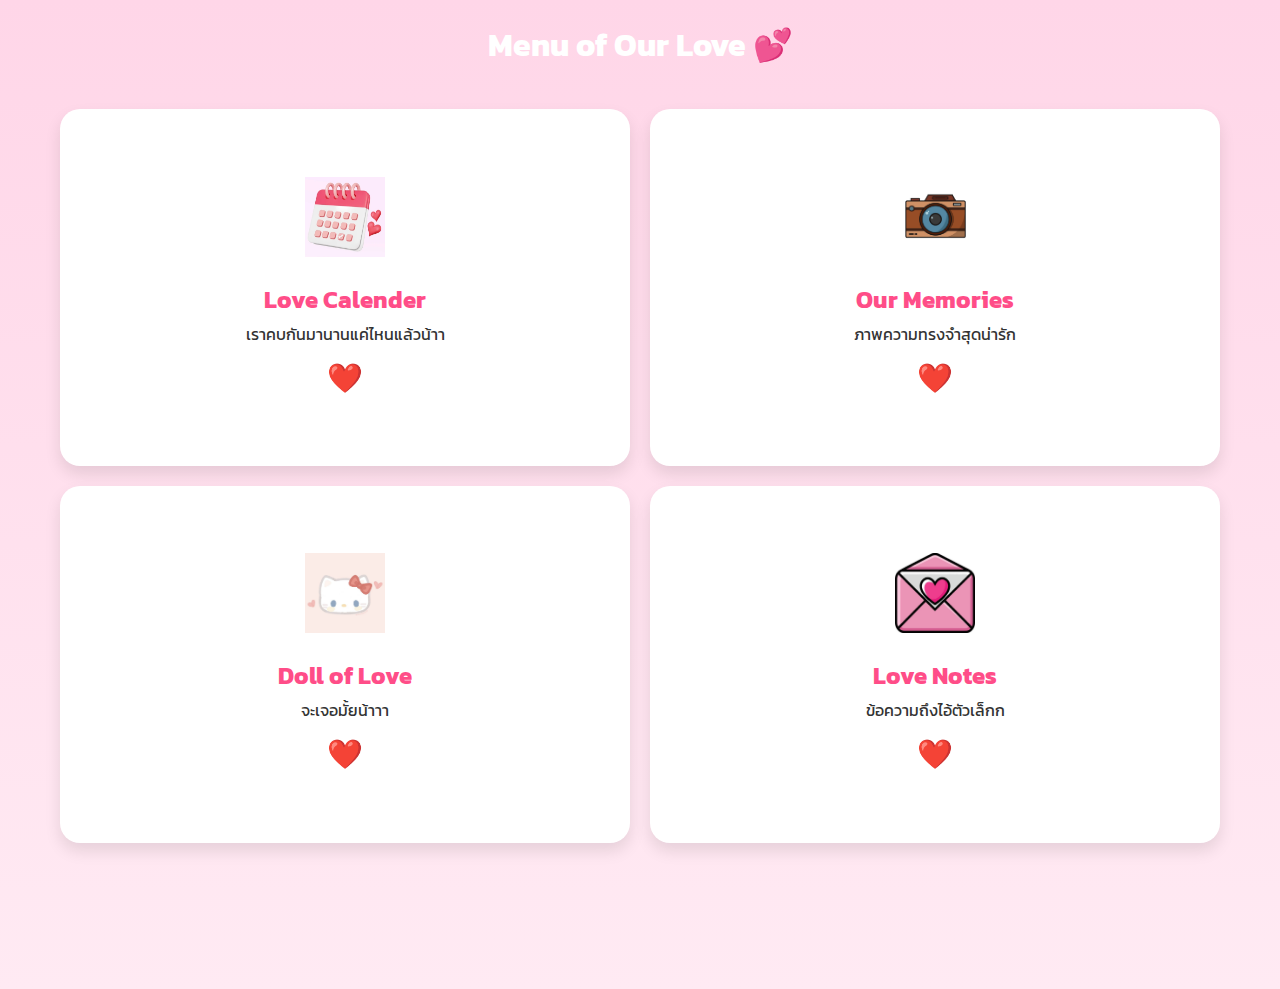
<file: menu.html>
<!DOCTYPE html>
<html lang="th">
<head>
  <meta charset="UTF-8" />
  <meta name="viewport" content="width=device-width, initial-scale=1.0"/>
  <title>เมนูรักของเรา 💞</title>
  <link rel="stylesheet" href="style.css" />
  <style>
    body {
      font-family: 'Kanit', sans-serif;
      background: linear-gradient(to bottom, #ffd1dc, #ffe4ec);
      margin: 0;
      padding: 0;
    }

    .container {
        display: grid;
        grid-template-columns: 1fr 1fr;
        gap: 20px;
        padding: 20px;
        max-width: 1200px;
        margin: 0 auto;
        box-sizing: border-box;
        width: 100%;
        min-height: 100vh;
    }

    .menu-title {
        grid-column: 1 / -1;
        text-align: center;
        font-size: 2rem;
        color: #fff;
        margin-bottom: 20px;
        }


    .menu-box {
      background-color: white;
      border-radius: 20px;
      display: flex;
      flex-direction: column;
      align-items: center;
      justify-content: center;
      box-shadow: 0 8px 16px rgba(0, 0, 0, 0.1);
      padding: 30px 20px;
      cursor: pointer;
      transition: transform 0.3s ease, box-shadow 0.3s ease;
      text-align: center;
    }

    .menu-box:hover {
      transform: scale(1.03);
      box-shadow: 0 12px 20px rgba(0, 0, 0, 0.2);
    }

    .menu-box img {
      width: 80px;
      height: 80px;
      margin-bottom: 15px;
    }

    .menu-box h2 {
      margin: 10px 0 5px;
      font-size: 1.5rem;
      color: #ff4d88;
    }

    .menu-box p {
      margin: 0;
      font-size: 1rem;
      color: #333;
    }

    .heart {
      font-size: 1.8rem;
      margin-top: 10px;
      animation: heartbeat 1s infinite;
    }

    @keyframes heartbeat {
      0%, 100% { transform: scale(1); }
      50% { transform: scale(1.2); }
    }

    /* 👉 สำหรับ iPad */
        @media (max-width: 1024px) {
        .container {
            grid-template-columns: 1fr 1fr;
        }
        }

        /* 👉 สำหรับมือถือ */
        @media (max-width: 767px) {
        .container {
            grid-template-columns: 1fr;
        }

        .menu-title {
            font-size: 1.8rem;
        }

        .menu-box img {
            width: 60px;
            height: 60px;
        }

        .menu-box h2 {
            font-size: 1.3rem;
        }

        .menu-box p {
            font-size: 0.95rem;
        }
        }

  </style>
</head>
<body class="heart-bg">
    <h1 class="menu-title">Menu of Our Love 💕</h1>
  <div class="container">
    <!-- <h1 class="menu-title">Menu of Our Love 💕</h1> -->
    <div class="menu-box" onclick="location.href='time-love.html'">
      <img src="1.png" alt="Time Love">
      <h2> Love Calender</h2>
      <p>เราคบกันมานานแค่ไหนแล้วน้าา</p>
      <div class="heart">❤️</div>
    </div>

    <div class="menu-box" onclick="location.href='gallery.html'">
      <img src="2.jpg" alt="Story Gallery">
      <h2> Our Memories</h2>
      <p>ภาพความทรงจำสุดน่ารัก</p>
      <div class="heart">❤️</div>
    </div>

    <div class="menu-box" onclick="location.href='game.html'">
      <img src="3.jpg" alt="Love Game">
      <h2>Doll of Love</h2>
      <p>จะเจอมั้ยน้าาา</p>
      <div class="heart">❤️</div>
    </div>

    <div class="menu-box" onclick="location.href='messages.html'">
      <img src="4.jpg" alt="Messages to Lover">
      <h2> Love Notes</h2>
      <p>ข้อความถึงไอ้ตัวเล็กก</p>
      <div class="heart">❤️</div>
    </div>

    <p></p>
  </div>
</body>
</html>
</file>
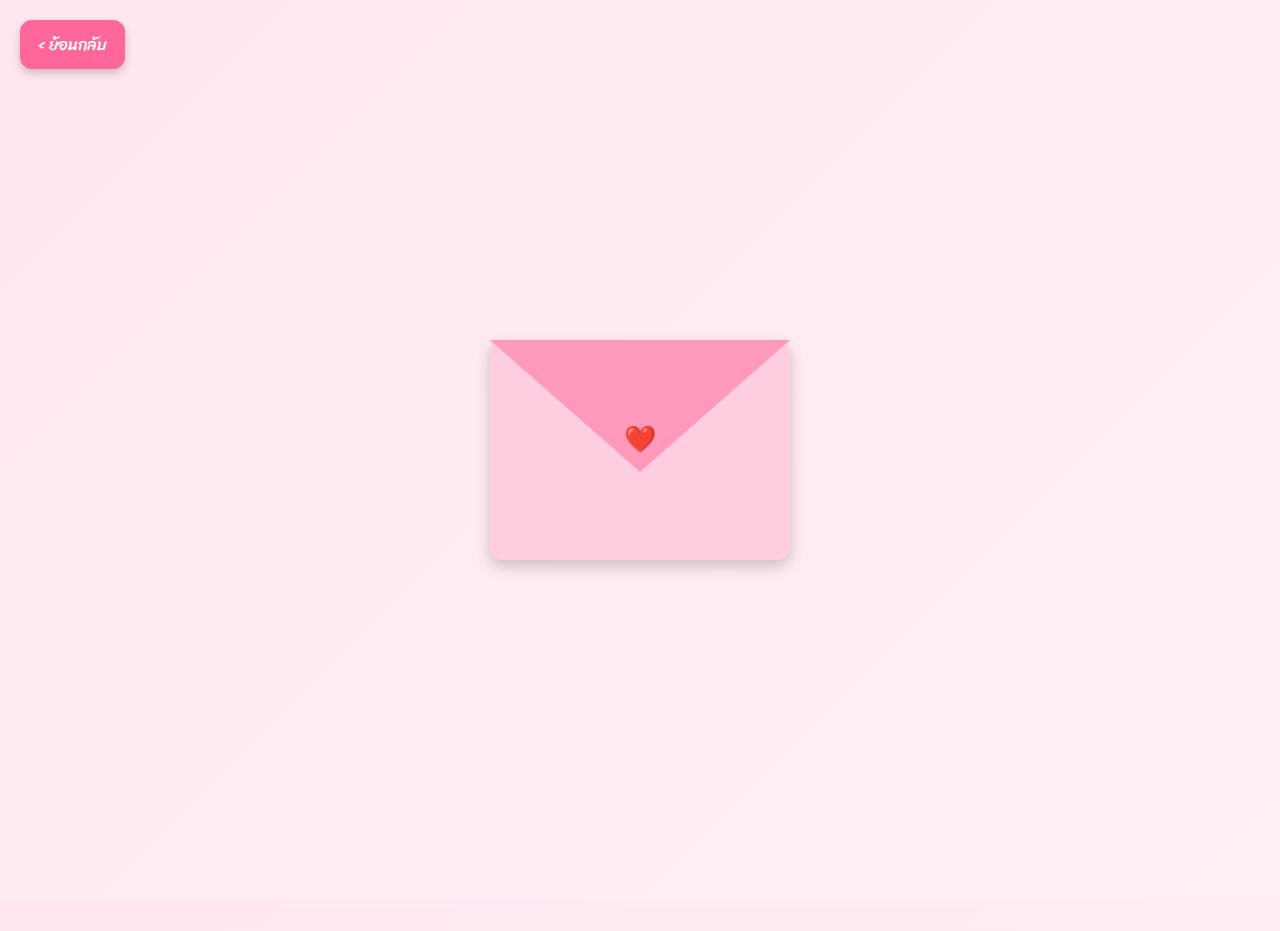
<file: messages.html>
<!DOCTYPE html>
<html lang="th">
<head>
  <meta charset="UTF-8" />
  <meta name="viewport" content="width=device-width, initial-scale=1.0"/>
  <title>จดหมายรัก 💌</title>
  <link href="https://fonts.googleapis.com/css2?family=Sriracha&display=swap" rel="stylesheet">
  <style>
    body {
      margin: 0;
      padding: 0;
      font-family: 'Sriracha', cursive;
      background: linear-gradient(135deg, #ffe6f0, #fff0f5);
      display: flex;
      justify-content: center;
      align-items: center;
      height: 100vh;
      position: relative;
    }

    .back-button {
        font-family: 'Sriracha', cursive;
      position: absolute;
      top: 20px;
      left: 20px;
      padding: 10px 18px;
      font-size: 16px;
      background: #ff6699;
      color: white;
      border: none;
      border-radius: 12px;
      cursor: pointer;
      box-shadow: 0 4px 8px rgba(0,0,0,0.2);
    }

    .letter-container {
      width: 300px;
      height: 220px;
      perspective: 1000px;
      cursor: pointer;
    }

    .envelope {
      position: relative;
      width: 100%;
      height: 100%;
      background: #ffcce0;
      border-radius: 12px;
      box-shadow: 0 6px 15px rgba(0,0,0,0.2);
      transform-style: preserve-3d;
      transition: transform 1s;
    }

    .flap {
      position: absolute;
      top: 0;
      left: 0;
      width: 100%;
      height: 60%;
      background: #ff99bb;
      clip-path: polygon(0 0, 50% 100%, 100% 0);
      z-index: 2;
      transform-origin: top;
      transition: transform 1s;
    }

    .heart-lock {
      position: absolute;
      top: 45%;
      left: 50%;
      transform: translate(-50%, -50%);
      font-size: 26px;
      z-index: 3;
    }

    .paper {
      position: absolute;
      top: 100%;
      left: 0;
      width: 100%;
      background: #fffafa;
      padding: 24px;
      border-radius: 0 0 12px 12px;
      box-shadow: 0 4px 8px rgba(0,0,0,0.15);
      transform: translateY(0);
      opacity: 0;
      transition: all 1s ease;
      line-height: 1.6;
      font-size: 17px;
      color: #444;
    }

    .envelope.open .flap {
      transform: rotateX(-180deg);
    }

    .envelope.open + .paper {
      transform: translateY(-260px);
      opacity: 1;
    }

    .paper::before {
      content: "💖";
      font-size: 28px;
      display: block;
      text-align: center;
      margin-bottom: 10px;
      animation: floatHeart 2s infinite ease-in-out;
    }

    @keyframes floatHeart {
      0% { transform: translateY(0); }
      50% { transform: translateY(-6px); }
      100% { transform: translateY(0); }
    }

    @media (max-width: 480px) {
      .letter-container {
        width: 90vw;
        height: 200px;
      }
      .paper {
        font-size: 16px;
        padding: 18px;
      }
    }
  </style>
</head>
<body>

  <button class="back-button" onclick="location.href='menu.html'">< ย้อนกลับ</button>

  <div class="letter-container" onclick="toggleOpen()">
    <div class="envelope" id="envelope">
      <div class="flap"></div>
      <div class="heart-lock">❤️</div>
    </div>
    <div class="paper" id="paper">
      <p>ถึงไอ้เด็กน้อยของเค้า 💌<br><br>
        ขอบคุณที่อยู่กับเค้ามาโดยตลอดเลยน้าา เค้าดีใจมากที่ทุกๆวันมีเธออยู่ด้วย ถึงจะทะเลาะกันบ้างแต่กับปรับความเข้าใจกันจนผ่านมาได้ถึงตอนนี้ อยากบอกว่ารักเธอมากๆเลยยย<br>
        ขอให้เรารักกันตลอดไปน้าาไอ้เด็กดื้ออ 💑<br><br>
        รักเสมอเด็กดื้อของเค้าา 💕
      </p>
    </div>
  </div>
  

  <script>
    function toggleOpen() {
      document.getElementById('envelope').classList.toggle('open');
    }
  </script>

</body>
</html>
</file>
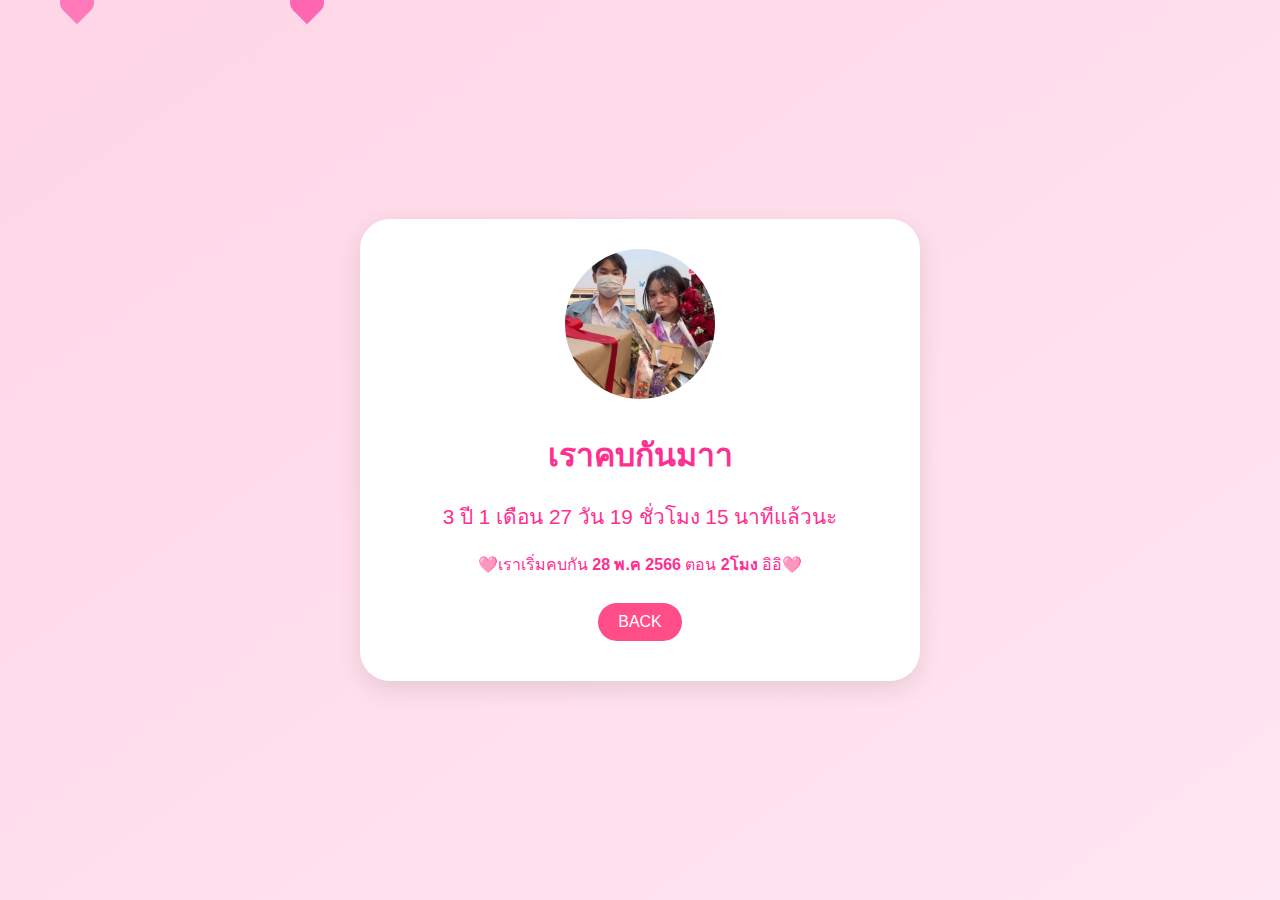
<file: time-love.html>
<!DOCTYPE html>
<html lang="th">
<head>
  <meta charset="UTF-8" />
  <meta name="viewport" content="width=device-width, initial-scale=1.0"/>
  <title>Time Love 💑</title>
  <link rel="stylesheet" href="style.css" />
  <style>
    body {
      margin: 0;
      font-family: 'Prompt', sans-serif;
      background: linear-gradient(to bottom right, #ffd6e7, #ffe6f0);
      color: #ff2f92;
      display: flex;
      justify-content: center;
      align-items: center;
      text-align: center;
      min-height: 100vh;
      overflow: hidden;
      position: relative;
    }

    .hearts {
      position: absolute;
      width: 100%;
      height: 100%;
      overflow: hidden;
      z-index: 0; /* ให้หัวใจอยู่ด้านหลัง */
      pointer-events: none;
    }

    .heart {
      position: absolute;
      width: 20px;
      height: 20px;
      background: #ff66b2;
      transform: rotate(45deg);
      animation: floatHeart 8s linear infinite;
      opacity: 0.8;
    }

    .heart::before,
    .heart::after {
      content: '';
      position: absolute;
      width: 20px;
      height: 20px;
      background: #ff66b2;
      border-radius: 50%;
    }

    .heart::before {
      top: -10px;
      left: 0;
    }

    .heart::after {
      left: -10px;
      top: 0;
    }

    @keyframes floatHeart {
      0% {
        transform: translateY(0) rotate(45deg);
        opacity: 0.8;
      }
      100% {
        transform: translateY(-100vh) translateX(30vw) rotate(45deg);
        opacity: 0;
      }
    }

    .container {
      background: white;
      padding: 30px;
      border-radius: 30px;
      box-shadow: 0 8px 25px rgba(0, 0, 0, 0.1);
      max-width: 500px;
      width: 100%;
      position: relative;
      z-index: 1; /* ให้เนื้อหาอยู่ข้างหน้าหัวใจ */
    }

    h2 {
      font-size: 2rem;
      margin-bottom: 20px;
    }

    #time-love-display {
      font-size: 1.3rem;
      line-height: 1.5;
      margin-bottom: 20px;
    }

    button {
      font-family: 'Prompt', sans-serif;
      padding: 10px 20px;
      border: none;
      border-radius: 30px;
      background: #ff4d88;
      color: white;
      font-size: 1rem;
      cursor: pointer;
      transition: background 0.3s;
    }

    button:hover {
      background: #e60073;
    }

    .round-img {
        width: 150px;         /* ปรับขนาดตามที่ต้องการ */
        height: 150px;        /* ปรับขนาดให้เป็นวงกลม */
        border-radius: 50%;   /* ทำให้รูปเป็นวงกลม */
        object-fit: cover;    /* ให้รูปไม่บิดเบี้ยวเมื่อครอบภาพ */
    }

    @keyframes float {
      0% { transform: translateY(0px); }
      50% { transform: translateY(-10px); }
      100% { transform: translateY(0px); }
    }

    /* Responsive */
    @media (max-width: 600px) {
      .container {
        padding: 18px;
        max-width: 380px;
      }

      h2 {
        font-size: 1.5rem;
      }

      #time-love-display {
        font-size: 1.1rem;
      }
    }
  </style>
</head>
<body>
  
  <!-- หัวใจลอย -->
  <div class="hearts"></div>

  <div class="container">
    <img src="p1.jpg" alt="" class="round-img">
    <h2>เราคบกันมาา</h2>
    <p id="time-love-display">กำลังโหลด...</p>
    <p>🩷เราเริ่มคบกัน <strong>28 พ.ค 2566</strong> ตอน <strong>2โมง </strong> อิอิ🩷</p>

    <button onclick="location.href='menu.html'">BACK</button>
  </div>

  <script>
    const start = new Date("2023-05-28T14:00:00");

    function updateLoveTime() {
      const now = new Date();
      let diffTime = now - start;

      let years = now.getFullYear() - start.getFullYear();
      let months = now.getMonth() - start.getMonth();
      let days = now.getDate() - start.getDate();
      let hours = now.getHours() - start.getHours();
      let mins = now.getMinutes() - start.getMinutes();

      if (mins < 0) {
        mins += 60;
        hours -= 1;
      }
      if (hours < 0) {
        hours += 24;
        days -= 1;
      }
      if (days < 0) {
        const prevMonth = new Date(now.getFullYear(), now.getMonth(), 0);
        days += prevMonth.getDate();
        months -= 1;
      }
      if (months < 0) {
        months += 12;
        years -= 1;
      }

      document.getElementById("time-love-display").textContent =
        `${years} ปี ${months} เดือน ${days} วัน ${hours} ชั่วโมง ${mins} นาทีแล้วนะ`;
    }

    updateLoveTime();
    setInterval(updateLoveTime, 1000);

    // ฟังก์ชันสำหรับสร้างหัวใจลอย
    const heartsContainer = document.querySelector('.hearts');

    function createHeart() {
      const heart = document.createElement('div');
      heart.className = 'heart';
      heart.style.left = Math.random() * 100 + 'vw';
      heart.style.animationDuration = (4 + Math.random() * 6) + 's'; // 4-10 วินาที
      heart.style.opacity = Math.random() * 0.5 + 0.5;

      heartsContainer.appendChild(heart);

      setTimeout(() => {
        heart.remove();
      }, 10000); // ลบหลัง 10 วิ
    }

    setInterval(createHeart, 300); // สร้างหัวใจทุก 300ms
  </script>
</body>
</html>
</file>
<file: style.css>
@import url('https://fonts.googleapis.com/css2?family=Kanit&display=swap');

body {
  margin: 0;
  padding: 0;
  font-family: 'Kanit', sans-serif;
  background: linear-gradient(to bottom, #ffc0cb, #ffe4e1);
  display: flex;
  flex-direction: column;
  align-items: center;
  min-height: 100vh;
}

.centered {
  text-align: center;
  padding: 20px;
  max-width: 90%;
}

button {
  background-color: #ff69b4;
  color: white;
  font-size: 1.2rem;
  padding: 15px 30px;
  border: none;
  border-radius: 12px;
  margin: 10px;
  cursor: pointer;
  transition: transform 0.2s ease;
}
button:hover {
  transform: scale(1.05);
}

.heart-bg {
  background: linear-gradient(to bottom, #ffd6e8, #ffeaf3);
}

.keypad-buttons {
  display: grid;
  grid-template-columns: repeat(3, 80px);
  gap: 10px;
  justify-content: center;
  margin-top: 20px;
}
.keypad-buttons button {
  font-size: 24px;
  padding: 15px;
}
</file>
